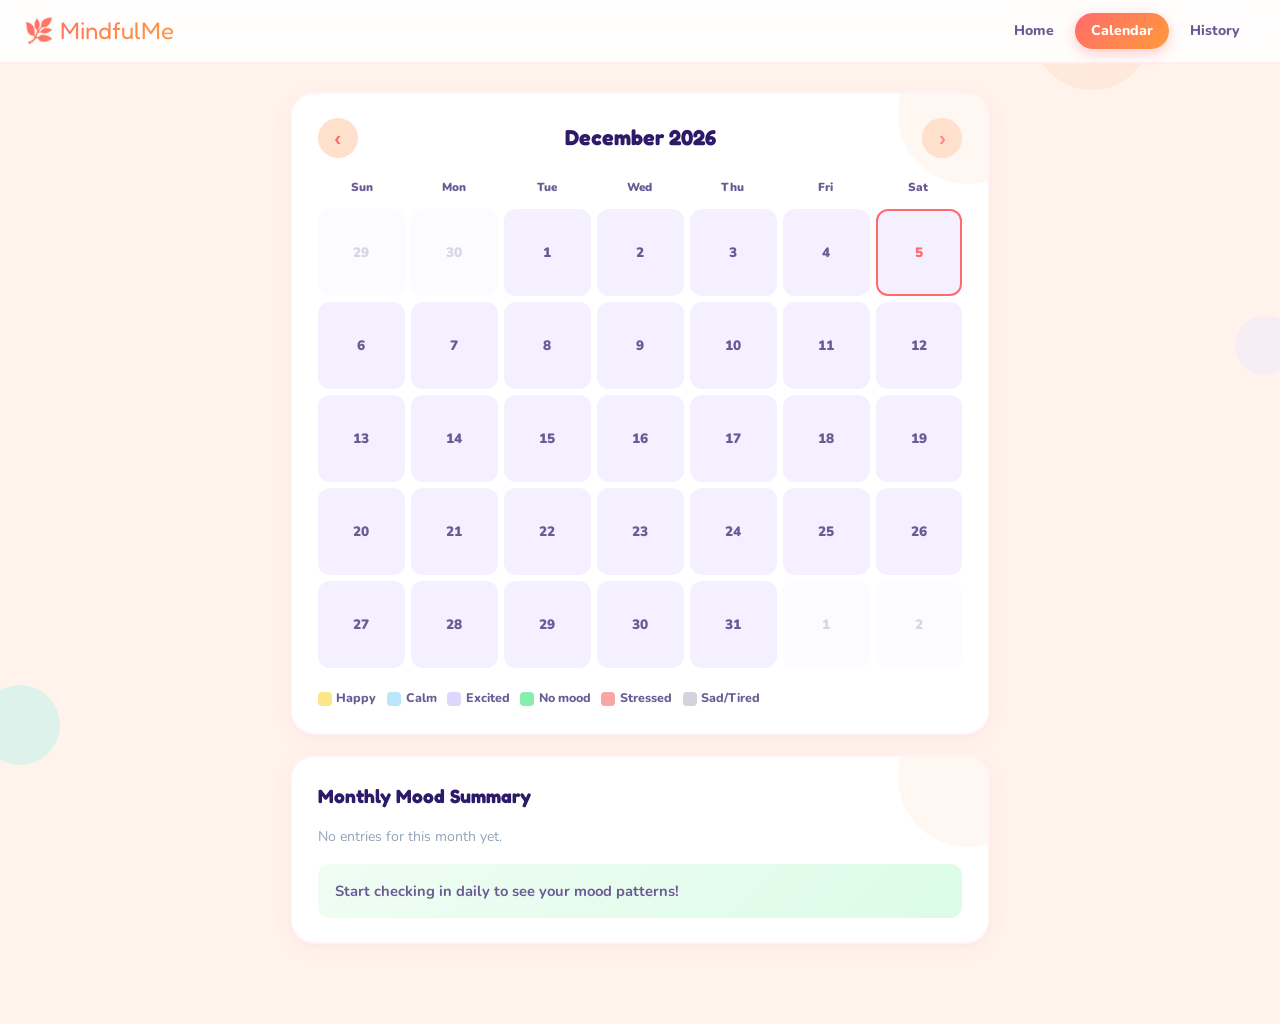
<file: calendar.html>
<!DOCTYPE html>
<html lang="en">
<head>
  <meta charset="UTF-8" />
  <meta name="viewport" content="width=device-width, initial-scale=1.0"/>
  <title>MindfulMe – Calendar</title>
  <link rel="preconnect" href="https://fonts.googleapis.com">
  <link href="https://fonts.googleapis.com/css2?family=Fredoka+One&family=Nunito:wght@400;600;700;800;900&display=swap" rel="stylesheet">
  <link rel="stylesheet" href="style.css" />
  <link rel="icon" href="data:image/svg+xml,<svg xmlns='http://www.w3.org/2000/svg' viewBox='0 0 100 100'><text y='.9em' font-size='90'>🌿</text></svg>" />
</head>
<body>
  <div class="shape shape-1"></div>
  <div class="shape shape-2"></div>
  <div class="shape shape-3"></div>
  <div class="mood-bg" id="mood-bg"></div>
  <nav class="navbar">
    <div class="nav-brand">🌿 MindfulMe</div>
    <div class="nav-links">
      <a href="index.html" class="nav-link">Home</a>
      <a href="calendar.html" class="nav-link active">Calendar</a>
      <a href="history.html" class="nav-link">History</a>
    </div>
  </nav>

  <main class="container">
    <section class="card">
      <div class="cal-nav">
        <button class="cal-nav-btn" id="prev-month">‹</button>
        <h2 class="cal-title" id="cal-title"></h2>
        <button class="cal-nav-btn" id="next-month">›</button>
      </div>
      <div class="cal-weekdays">
        <span>Sun</span><span>Mon</span><span>Tue</span><span>Wed</span>
        <span>Thu</span><span>Fri</span><span>Sat</span>
      </div>
      <div class="cal-grid" id="cal-grid"></div>

      <!-- Mood Legend -->
      <div class="mood-legend" style="margin-top:1.25rem;">
        <span class="legend-item"><span class="legend-dot" style="background:#fde68a"></span>Happy</span>
        <span class="legend-item"><span class="legend-dot" style="background:#bae6fd"></span>Calm</span>
        <span class="legend-item"><span class="legend-dot" style="background:#ddd6fe"></span>Excited</span>
        <span class="legend-item"><span class="legend-dot" style="background:#86efac"></span>No mood</span>
        <span class="legend-item"><span class="legend-dot" style="background:#fca5a5"></span>Stressed</span>
        <span class="legend-item"><span class="legend-dot" style="background:#d1d5db"></span>Sad/Tired</span>
      </div>
    </section>

    <!-- Day Detail Card -->
    <section class="card hidden" id="day-detail">
      <h3 class="detail-date" id="detail-date"></h3>
      <div class="detail-mood" id="detail-mood"></div>
      <div class="detail-habits" id="detail-habits"></div>
      <div class="detail-note" id="detail-note"></div>
    </section>

    <!-- Monthly Mood Message -->
    <section class="card mood-summary-card" id="mood-summary">
      <h2 class="section-title">Monthly Mood Summary</h2>
      <div class="mood-summary-grid" id="mood-summary-grid"></div>
      <div class="mood-advice" id="mood-advice"></div>
    </section>
  </main>

  <script src="calendar.js"></script>
</body>
</html>
</file>
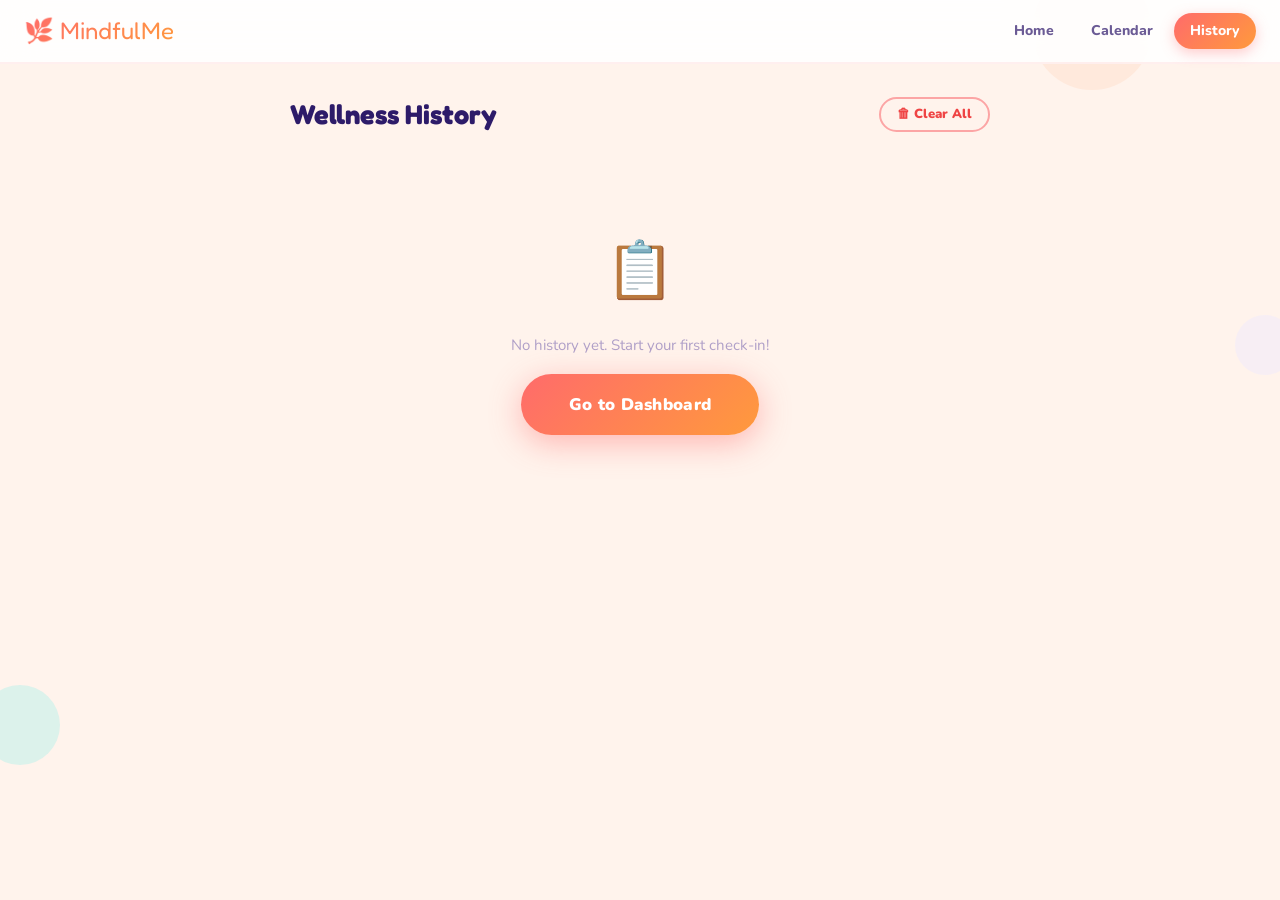
<file: history.html>
<!DOCTYPE html>
<html lang="en">
<head>
  <meta charset="UTF-8" />
  <meta name="viewport" content="width=device-width, initial-scale=1.0"/>
  <title>MindfulMe – History</title>
  <link rel="preconnect" href="https://fonts.googleapis.com">
  <link href="https://fonts.googleapis.com/css2?family=Fredoka+One&family=Nunito:wght@400;600;700;800;900&display=swap" rel="stylesheet">
  <link rel="stylesheet" href="style.css" />
  <link rel="icon" href="data:image/svg+xml,<svg xmlns='http://www.w3.org/2000/svg' viewBox='0 0 100 100'><text y='.9em' font-size='90'>🌿</text></svg>" />
</head>
<body>
  <div class="shape shape-1"></div>
  <div class="shape shape-2"></div>
  <div class="shape shape-3"></div>
  <div class="mood-bg" id="mood-bg"></div>
  <nav class="navbar">
    <div class="nav-brand">🌿 MindfulMe</div>
    <div class="nav-links">
      <a href="index.html" class="nav-link">Home</a>
      <a href="calendar.html" class="nav-link">Calendar</a>
      <a href="history.html" class="nav-link active">History</a>
    </div>
  </nav>

  <main class="container">
    <div class="page-header">
      <h1 class="page-title">Wellness History</h1>
      <button class="clear-btn" id="clear-btn">🗑 Clear All</button>
    </div>

    <div id="history-empty" class="empty-state hidden">
      <div class="empty-icon">📋</div>
      <p>No history yet. Start your first check-in!</p>
      <a href="index.html" class="save-btn" style="display:inline-block;text-decoration:none;margin-top:1rem;">Go to Dashboard</a>
    </div>

    <div id="history-list"></div>
  </main>

  <script src="history.js"></script>
</body>
</html>
</file>
<file: style.css>
/* =============================================
   MindfulMe – style.css  (v3 — Playful Vibrant)
   ============================================= */

*, *::before, *::after { box-sizing: border-box; margin: 0; padding: 0; }

:root {
  --font-display: 'Fredoka One', cursive;
  --font-body: 'Nunito', sans-serif;

  --coral:       #FF6B6B;
  --coral-light: #FF8E8E;
  --orange:      #FF9A3C;
  --peach:       #FFE0CC;
  --peach-bg:    #FFF3EC;
  --teal:        #4ECDC4;
  --teal-light:  #A8F0EB;
  --purple:      #A78BFA;
  --purple-light:#EDE9FE;
  --yellow:      #FFD93D;
  --green:       #6BCB77;
  --green-dark:  #4CAF59;
  --blue:        #4D96FF;
  --pink:        #FF6B9D;

  --grad-hero:   linear-gradient(135deg, #FF6B6B 0%, #FF9A3C 100%);
  --grad-teal:   linear-gradient(135deg, #4ECDC4 0%, #2BBDB4 100%);
  --grad-purple: linear-gradient(135deg, #A78BFA 0%, #7C3AED 100%);
  --grad-blue:   linear-gradient(135deg, #4D96FF 0%, #2563EB 100%);
  --grad-green:  linear-gradient(135deg, #6BCB77 0%, #4CAF59 100%);
  --grad-yellow: linear-gradient(135deg, #FFD93D 0%, #FFC107 100%);
  --grad-pink:   linear-gradient(135deg, #FF6B9D 0%, #E91E8C 100%);

  --bg:     #FFF3EC;
  --card:   #FFFFFF;
  --border: rgba(255,107,107,0.12);
  --text:   #2D1B69;
  --text-2: #6B5B95;
  --text-3: #B0A0C8;
  --radius: 24px;
  --radius-sm: 16px;
  --radius-xs: 12px;
}

/* ===== GOOGLE FONTS ===== */
@import url('https://fonts.googleapis.com/css2?family=Fredoka+One&family=Nunito:wght@400;600;700;800;900&display=swap');

body {
  font-family: var(--font-body);
  background: var(--bg);
  color: var(--text);
  min-height: 100vh;
  font-size: 15px;
  line-height: 1.65;
  overflow-x: hidden;
  transition: background 0.7s ease;
  position: relative;
}

/* ===== MOOD BACKGROUND ===== */
.mood-bg {
  position: fixed; inset: 0; z-index: 0;
  pointer-events: none;
  transition: opacity 0.8s ease, background 0.8s ease;
  opacity: 0;
}
body[data-mood="happy"]    .mood-bg { background: radial-gradient(ellipse at 20% 10%, #FEF9C3 0%, #FFF3EC 55%); opacity: 1; }
body[data-mood="calm"]     .mood-bg { background: radial-gradient(ellipse at 80% 10%, #CFFAFE 0%, #F0FFFF 55%); opacity: 1; }
body[data-mood="tired"]    .mood-bg { background: radial-gradient(ellipse at 50% 0%,  #EDE9FE 0%, #F5F3FF 55%); opacity: 1; }
body[data-mood="stressed"] .mood-bg { background: radial-gradient(ellipse at 10% 20%, #FFE4E1 0%, #FFF5F5 55%); opacity: 1; }
body[data-mood="sad"]      .mood-bg { background: radial-gradient(ellipse at 70% 15%, #DBEAFE 0%, #EFF6FF 55%); opacity: 1; }
body[data-mood="excited"]  .mood-bg { background: radial-gradient(ellipse at 30% 5%,  #FEF3C7 0%, #FFFBEB 55%); opacity: 1; }

/* ===== FLOATING SHAPES (CSS-only decorations) ===== */
.shape {
  position: fixed; border-radius: 50%; z-index: 0;
  pointer-events: none;
  animation: floatShape 9s ease-in-out infinite;
}
.shape-1 { width: 120px; height: 120px; top: -30px; right: 10%; background: var(--peach); opacity: 0.5; }
.shape-2 { width: 80px;  height: 80px;  bottom: 15%; left: -20px; background: var(--teal-light); opacity: 0.4; animation-delay: -4s; }
.shape-3 { width: 60px;  height: 60px;  top: 35%; right: -15px; background: var(--purple-light); opacity: 0.45; animation-delay: -7s; }
@keyframes floatShape {
  0%,100% { transform: translateY(0) rotate(0deg); }
  50%      { transform: translateY(-20px) rotate(8deg); }
}

/* ===== NAVBAR ===== */
.navbar {
  position: sticky; top: 0; z-index: 200;
  background: rgba(255,255,255,0.9);
  backdrop-filter: blur(18px);
  border-bottom: 2px solid rgba(255,107,107,0.1);
  height: 64px;
  display: flex; align-items: center; justify-content: space-between;
  padding: 0 1.5rem;
}
.nav-brand {
  font-family: var(--font-display);
  font-size: 1.5rem;
  background: var(--grad-hero);
  -webkit-background-clip: text;
  -webkit-text-fill-color: transparent;
  background-clip: text;
}
.nav-links { display: flex; gap: 0.3rem; }
.nav-link {
  padding: 0.4rem 1rem; border-radius: 99px;
  text-decoration: none; font-size: 0.88rem; font-weight: 800;
  color: var(--text-2); transition: all 0.2s;
}
.nav-link:hover { background: var(--peach); color: var(--coral); }
.nav-link.active {
  background: var(--grad-hero); color: white;
  box-shadow: 0 4px 14px rgba(255,107,107,0.35);
}

/* ===== LAYOUT ===== */
.container {
  max-width: 740px; margin: 0 auto;
  padding: 1.75rem 1.25rem 5rem;
  display: flex; flex-direction: column; gap: 1.25rem;
  position: relative; z-index: 1;
}

/* ===== CARD ===== */
.card {
  background: var(--card);
  border: 2px solid rgba(255,107,107,0.08);
  border-radius: var(--radius);
  padding: 1.5rem 1.6rem;
  box-shadow: 0 4px 20px rgba(255,107,107,0.07), 0 1px 4px rgba(0,0,0,0.04);
  position: relative; overflow: hidden;
}
.card::after {
  content: '';
  position: absolute; top: -50px; right: -50px;
  width: 140px; height: 140px; border-radius: 50%;
  background: var(--peach); opacity: 0.25; pointer-events: none;
}

.section-title {
  font-family: var(--font-display);
  font-size: 1.2rem; color: var(--text);
  margin-bottom: 1rem;
  display: flex; align-items: center; gap: 0.5rem;
}

/* ===== TOP ROW ===== */
.top-row { display: flex; gap: 1rem; }

.greeting-card {
  flex: 1;
  background: var(--grad-hero);
  border-radius: var(--radius);
  padding: 1.5rem 1.6rem;
  color: white; overflow: hidden; position: relative;
  box-shadow: 0 8px 32px rgba(255,107,107,0.4);
}
.greeting-card::before {
  content: '';
  position: absolute; bottom: -35px; right: -20px;
  width: 110px; height: 110px; border-radius: 50%;
  background: rgba(255,255,255,0.12);
}
.greeting-card::after {
  content: '';
  position: absolute; top: -20px; right: 50px;
  width: 65px; height: 65px; border-radius: 50%;
  background: rgba(255,255,255,0.12);
}
.greeting-sub { font-size: 0.84rem; opacity: 0.85; margin-bottom: 0.3rem; font-weight: 700; }
.greeting-title {
  font-family: var(--font-display);
  font-size: 1.5rem; line-height: 1.25; margin-bottom: 0.45rem;
  text-shadow: 0 2px 10px rgba(0,0,0,0.1);
}
.greeting-date { font-size: 0.82rem; opacity: 0.8; font-weight: 700; }

.stats-col { display: flex; flex-direction: column; gap: 0.75rem; width: 114px; }
.stat-card {
  border-radius: var(--radius-sm);
  display: flex; flex-direction: column; align-items: center; justify-content: center;
  padding: 0.9rem 0.5rem; text-align: center; flex: 1; overflow: hidden; position: relative;
}
.streak-card { background: var(--grad-yellow); box-shadow: 0 6px 22px rgba(255,193,7,0.35); }
.badge-card  { background: var(--grad-teal);   box-shadow: 0 6px 22px rgba(78,205,196,0.35); }
.stat-icon  { font-size: 1.6rem; margin-bottom: 0.15rem; filter: drop-shadow(0 2px 4px rgba(0,0,0,0.1)); }
.stat-num   { font-family: var(--font-display); font-size: 2rem; line-height: 1; color: white; text-shadow: 0 2px 10px rgba(0,0,0,0.15); }
.stat-label { font-size: 0.68rem; color: rgba(255,255,255,0.92); margin-top: 0.2rem; font-weight: 900; text-transform: uppercase; letter-spacing: 0.4px; }

/* ===== MOTIVATION ===== */
.motivation-card {
  background: var(--grad-purple);
  border-radius: var(--radius);
  padding: 1.3rem 1.6rem;
  color: white; position: relative; overflow: hidden;
  box-shadow: 0 8px 28px rgba(167,139,250,0.4);
}
.motivation-card::before {
  content: '✦';
  position: absolute; bottom: -10px; right: 18px;
  font-size: 5.5rem; opacity: 0.1; line-height: 1; pointer-events: none;
}
.motivation-label {
  font-size: 0.72rem; opacity: 0.8; letter-spacing: 1px;
  text-transform: uppercase; margin-bottom: 0.5rem; font-weight: 900;
}
.motivation-text {
  font-family: var(--font-display);
  font-size: 1.08rem; line-height: 1.5;
}

/* ===== MOOD SECTION ===== */
.mood-grid { display: grid; grid-template-columns: repeat(3, 1fr); gap: 0.7rem; margin-bottom: 1.2rem; }
.mood-btn {
  display: flex; flex-direction: column; align-items: center; gap: 0.38rem;
  padding: 0.95rem 0.4rem;
  border: 2.5px solid var(--peach);
  border-radius: var(--radius-sm);
  background: white; cursor: pointer;
  transition: all 0.22s cubic-bezier(0.34,1.4,0.64,1);
  font-family: var(--font-body);
  box-shadow: 0 3px 10px rgba(0,0,0,0.05);
}
.mood-btn:hover {
  border-color: var(--coral-light); background: var(--peach-bg);
  transform: translateY(-4px); box-shadow: 0 10px 24px rgba(255,107,107,0.16);
}
.mood-btn.selected {
  border-color: var(--coral); background: var(--peach);
  box-shadow: 0 8px 24px rgba(255,107,107,0.28);
  transform: translateY(-4px) scale(1.04);
}
.mood-emoji {
  font-size: 2.1rem; line-height: 1; display: inline-block;
  transition: transform 0.4s cubic-bezier(0.34,1.9,0.64,1);
  filter: drop-shadow(0 2px 6px rgba(0,0,0,0.1));
}
.mood-btn.selected .mood-emoji { transform: scale(1.5) rotate(-8deg); }
.mood-text { font-size: 0.8rem; font-weight: 800; color: var(--text-2); }
.mood-btn.selected .mood-text { color: var(--coral); }

.slider-wrap { margin-bottom: 1rem; }
.slider-label { font-size: 0.88rem; color: var(--text-2); display: block; margin-bottom: 0.55rem; font-weight: 700; }
.slider-label strong { color: var(--coral); font-family: var(--font-display); font-size: 1.15rem; }
.mood-slider {
  -webkit-appearance: none; appearance: none;
  width: 100%; height: 10px; border-radius: 99px;
  background: linear-gradient(90deg, #FF6B6B 0%, #FF9A3C 50%, #FFD93D 100%);
  outline: none; cursor: pointer;
}
.mood-slider::-webkit-slider-thumb {
  -webkit-appearance: none; width: 26px; height: 26px; border-radius: 50%;
  background: white; border: 3px solid var(--coral);
  box-shadow: 0 2px 10px rgba(255,107,107,0.5); cursor: pointer;
  transition: transform 0.15s;
}
.mood-slider::-webkit-slider-thumb:hover { transform: scale(1.25); }
.slider-ends { display: flex; justify-content: space-between; font-size: 0.74rem; color: var(--text-3); margin-top: 0.35rem; font-weight: 800; }

.context-msg {
  background: linear-gradient(135deg, #FAF5FF, #F3E8FF);
  border: 2px solid var(--purple-light);
  border-radius: var(--radius-xs);
  padding: 0.9rem 1.1rem; font-size: 0.9rem; color: #5B21B6;
  margin-top: 0.8rem; font-weight: 700;
}
.music-suggestion {
  display: flex; align-items: flex-start; gap: 0.85rem;
  background: linear-gradient(135deg, #FFFBEB, #FEF3C7);
  border: 2px solid #FDE68A; border-radius: var(--radius-xs);
  padding: 0.9rem 1.1rem; margin-top: 0.7rem;
}
.music-icon { font-size: 1.5rem; flex-shrink: 0; }
.music-text { font-size: 0.88rem; color: #92400E; line-height: 1.55; font-weight: 700; }
.hidden { display: none !important; }

/* ===== TRACKERS ===== */
.trackers-grid { display: grid; grid-template-columns: 1fr 1fr; gap: 1rem; }
.tracker-block {
  background: linear-gradient(145deg, #FAFAFA, #FFF8F5);
  border: 2px solid rgba(255,107,107,0.1);
  border-radius: var(--radius-sm); padding: 1.1rem;
}
.tracker-header { display: flex; align-items: center; gap: 0.5rem; margin-bottom: 0.85rem; flex-wrap: wrap; }
.tracker-icon { font-size: 1.25rem; }
.tracker-name { font-size: 0.88rem; font-weight: 900; color: var(--text); flex: 1; }
.tracker-val  { font-size: 0.78rem; color: var(--text-3); font-weight: 800; }

.water-glasses { display: flex; flex-wrap: wrap; gap: 7px; }
.glass-btn {
  width: 37px; height: 37px; border-radius: 11px;
  border: 2.5px solid #BAE6FD; background: white; cursor: pointer;
  font-size: 1.05rem;
  display: flex; align-items: center; justify-content: center;
  transition: all 0.2s cubic-bezier(0.34,1.6,0.64,1);
  box-shadow: 0 2px 6px rgba(0,0,0,0.05);
}
.glass-btn.filled {
  background: linear-gradient(135deg, #BAE6FD, #7DD3FC);
  border-color: #38BDF8;
  box-shadow: 0 4px 14px rgba(56,189,248,0.35); transform: scale(1.08);
}
.glass-btn:hover { transform: scale(1.18); }

.sleep-inputs { display: flex; align-items: center; gap: 0.6rem; }
.sleep-input {
  width: 72px; padding: 0.55rem 0.65rem;
  border: 2.5px solid var(--peach); border-radius: var(--radius-xs);
  font-size: 1.05rem; font-family: var(--font-body);
  text-align: center; outline: none; font-weight: 800; color: var(--text);
  transition: border-color 0.2s;
}
.sleep-input:focus { border-color: var(--coral); }
.sleep-unit     { font-size: 0.88rem; color: var(--text-3); font-weight: 800; }
.sleep-feedback { font-size: 0.82rem; margin-top: 0.5rem; color: var(--text-2); min-height: 1.2rem; font-weight: 700; }

/* ===== HABITS / TODO ===== */
.habits-header { display: flex; align-items: center; justify-content: space-between; margin-bottom: 1rem; }
.add-habit-btn {
  background: var(--grad-hero); color: white;
  border: none; border-radius: 99px;
  padding: 0.5rem 1.2rem; font-size: 0.88rem; font-weight: 900;
  cursor: pointer; font-family: var(--font-body);
  box-shadow: 0 4px 16px rgba(255,107,107,0.35);
  transition: all 0.2s;
}
.add-habit-btn:hover { transform: translateY(-2px); box-shadow: 0 8px 22px rgba(255,107,107,0.45); }

.add-task-form {
  background: var(--peach-bg); border: 2px dashed rgba(255,107,107,0.25);
  border-radius: var(--radius-sm); padding: 1.1rem; margin-bottom: 1rem;
}
.task-input {
  width: 100%; padding: 0.7rem 0.95rem;
  border: 2.5px solid var(--peach); border-radius: var(--radius-xs);
  font-size: 0.95rem; font-family: var(--font-body);
  outline: none; margin-bottom: 0.7rem; font-weight: 700; color: var(--text);
  transition: border-color 0.2s;
}
.task-input:focus { border-color: var(--coral); }
.task-form-actions { display: flex; gap: 0.5rem; align-items: center; flex-wrap: wrap; }
.task-select {
  flex: 1; padding: 0.5rem 0.65rem;
  border: 2.5px solid var(--peach); border-radius: var(--radius-xs);
  font-size: 0.88rem; font-family: var(--font-body);
  background: white; outline: none; cursor: pointer; font-weight: 800; color: var(--text);
}
.btn-confirm {
  background: var(--grad-green); color: white; border: none;
  border-radius: 99px; padding: 0.5rem 1.2rem; font-size: 0.88rem; font-weight: 900;
  cursor: pointer; font-family: var(--font-body);
  box-shadow: 0 4px 12px rgba(107,203,119,0.4);
}

#ed-toggle-btn {
  color: #FF6B9D !important;
}

.btn-cancel {
  background: none; color: var(--text-3);
  border: 2.5px solid var(--peach); border-radius: 99px;
  padding: 0.5rem 0.9rem; font-size: 0.88rem; font-weight: 800;
  cursor: pointer; font-family: var(--font-body);
}

.progress-wrap { margin-bottom: 1rem; }
.progress-info { font-size: 0.82rem; color: var(--text-3); margin-bottom: 0.5rem; font-weight: 800; }
.progress-bar-bg { width: 100%; height: 14px; background: var(--peach); border-radius: 99px; overflow: hidden; }
.progress-bar-fill {
  height: 100%; width: 0%;
  background: var(--grad-hero); border-radius: 99px;
  transition: width 0.5s cubic-bezier(0.34,1.3,0.64,1);
  box-shadow: 0 2px 10px rgba(255,107,107,0.35);
}

.habit-list { list-style: none; display: flex; flex-direction: column; gap: 0.6rem; }
.habit-item {
  border: 2.5px solid rgba(255,107,107,0.1);
  border-radius: var(--radius-sm); background: white;
  transition: all 0.25s ease;
  animation: bounceIn 0.3s cubic-bezier(0.34,1.5,0.64,1);
  box-shadow: 0 2px 8px rgba(0,0,0,0.04);
}
.habit-item.checked {
  background: linear-gradient(135deg, #F0FFF4, #DCFCE7);
  border-color: rgba(107,203,119,0.3);
}
@keyframes bounceIn {
  from { opacity: 0; transform: scale(0.85) translateY(-8px); }
  to   { opacity: 1; transform: scale(1)    translateY(0); }
}
.habit-row { display: flex; align-items: center; gap: 0.75rem; padding: 0.88rem 1.1rem; }
.habit-check { width: 22px; height: 22px; accent-color: var(--green-dark); cursor: pointer; flex-shrink: 0; }
.habit-cat-icon { font-size: 1.2rem; flex-shrink: 0; }
.habit-name { flex: 1; font-size: 0.95rem; font-weight: 800; color: var(--text); transition: color 0.2s; }
.habit-item.checked .habit-name {
  text-decoration: line-through;
  text-decoration-color: var(--green);
  color: var(--text-3);
}
.habit-actions { display: flex; gap: 0.3rem; }
.habit-edit-btn, .habit-del-btn {
  background: none; border: none; cursor: pointer;
  font-size: 0.88rem; padding: 0.25rem 0.45rem;
  border-radius: 8px; color: var(--text-3);
  transition: all 0.15s; font-family: var(--font-body);
}
.habit-edit-btn:hover { background: var(--peach-bg); color: var(--coral); transform: scale(1.1); }
.habit-del-btn:hover  { background: #FEE2E2; color: #EF4444; transform: scale(1.1); }
.edit-row {
  padding: 0.65rem 1.1rem;
  display: flex; gap: 0.5rem; align-items: center;
  border-top: 2px dashed rgba(255,107,107,0.15);
}
.edit-input {
  flex: 1; padding: 0.5rem 0.7rem;
  border: 2px solid var(--peach); border-radius: var(--radius-xs);
  font-size: 0.9rem; font-family: var(--font-body); outline: none; font-weight: 700;
  transition: border-color 0.2s;
}
.edit-input:focus { border-color: var(--coral); }
.edit-save-btn {
  background: var(--grad-green); color: white; border: none;
  border-radius: 99px; padding: 0.45rem 0.9rem; font-size: 0.82rem; font-weight: 900;
  cursor: pointer; font-family: var(--font-body);
}
.empty-habits { text-align: center; padding: 2rem 1rem; color: var(--text-3); font-size: 0.92rem; font-weight: 800; }

/* ===== JOURNAL ===== */
.journal-prompt {
  background: linear-gradient(135deg, #FFFBEB, #FEF3C7);
  border: 2px solid #FDE68A; border-radius: var(--radius-sm);
  padding: 1rem 1.1rem; margin-bottom: 1.1rem;
  position: relative; overflow: hidden;
}
.journal-prompt::after { content: '💬'; position: absolute; right: 14px; bottom: -4px; font-size: 2.8rem; opacity: 0.15; }
.prompt-label { font-size: 0.72rem; font-weight: 900; color: #D97706; text-transform: uppercase; letter-spacing: 1px; display: block; margin-bottom: 0.3rem; }
#prompt-text  { font-family: var(--font-display); font-size: 1.02rem; color: #78350F; line-height: 1.5; }
.journal-inputs { display: flex; flex-direction: column; gap: 0.9rem; }
.input-group    { display: flex; flex-direction: column; gap: 0.35rem; }
.input-label    { font-size: 0.82rem; font-weight: 900; color: var(--text-2); }
.reflection-input {
  width: 100%; padding: 0.7rem 0.95rem;
  border: 2.5px solid var(--peach); border-radius: var(--radius-xs);
  font-size: 0.95rem; font-family: var(--font-body);
  outline: none; transition: border-color 0.2s; font-weight: 700; color: var(--text);
}
.reflection-input:focus { border-color: var(--orange); }
.note-textarea {
  width: 100%; min-height: 100px;
  border: 2.5px solid var(--peach); border-radius: var(--radius-xs);
  padding: 0.75rem 0.95rem; font-family: var(--font-body);
  font-size: 0.95rem; resize: vertical; outline: none;
  transition: border-color 0.2s; line-height: 1.6; font-weight: 700; color: var(--text);
}
.note-textarea:focus { border-color: var(--orange); }
.note-count { text-align: right; font-size: 0.75rem; color: var(--text-3); margin-top: 0.35rem; font-weight: 800; }

/* ===== SAVE ===== */
.save-row { display: flex; justify-content: center; }
.save-btn {
  background: var(--grad-hero); color: white; border: none;
  border-radius: 99px; padding: 1.05rem 3rem;
  font-size: 1.05rem; font-weight: 900; cursor: pointer;
  font-family: var(--font-body);
  box-shadow: 0 8px 32px rgba(255,107,107,0.45);
  transition: all 0.2s cubic-bezier(0.34,1.4,0.64,1);
  letter-spacing: 0.3px;
}
.save-btn:hover { transform: translateY(-4px); box-shadow: 0 14px 36px rgba(255,107,107,0.55); }
.save-btn:active { transform: scale(0.97); }

/* ===== MINI MOODBOARD ===== */
.moodboard-section .moodboard-header { display: flex; align-items: center; justify-content: space-between; margin-bottom: 0.9rem; }
.view-all-link { font-size: 0.84rem; color: var(--coral); text-decoration: none; font-weight: 900; }
.view-all-link:hover { text-decoration: underline; }
.mini-moodboard { display: grid; grid-template-columns: repeat(7, 1fr); gap: 5px; }
.mini-day {
  aspect-ratio: 1; border-radius: 8px;
  display: flex; align-items: center; justify-content: center;
  font-size: 0.6rem; font-weight: 900; color: rgba(0,0,0,0.2);
  background: #F5F0FF; cursor: default;
  transition: transform 0.15s; position: relative;
}
.mini-day:hover { transform: scale(1.25); z-index: 2; }
.mini-day.today { outline: 2.5px solid var(--coral); outline-offset: 2px; }
.mini-day.mood-happy   { background: #FDE68A; }
.mini-day.mood-calm    { background: #BAE6FD; }
.mini-day.mood-excited { background: #DDD6FE; }
.mini-day.mood-stressed{ background: #FCA5A5; }
.mini-day.mood-sad,
.mini-day.mood-tired   { background: #D1D5DB; }
.mood-legend { display: flex; flex-wrap: wrap; gap: 0.65rem; margin-top: 0.9rem; }
.legend-item { display: flex; align-items: center; gap: 0.3rem; font-size: 0.78rem; color: var(--text-2); font-weight: 800; }
.legend-dot  { width: 14px; height: 14px; border-radius: 4px; display: inline-block; }

/* ===== POPUP ===== */
.popup-overlay {
  position: fixed; inset: 0; z-index: 500;
  background: rgba(45,27,105,0.5);
  display: flex; align-items: center; justify-content: center;
  backdrop-filter: blur(6px);
  animation: fadeIn 0.2s ease;
}
.popup-overlay.hidden { display: none !important; }
.popup-card {
  background: white; border-radius: var(--radius);
  padding: 2.3rem 2.5rem; max-width: 340px; width: 90%;
  text-align: center;
  animation: popUp 0.35s cubic-bezier(0.34,1.56,0.64,1);
  border: 3px solid rgba(255,107,107,0.1);
  box-shadow: 0 24px 64px rgba(255,107,107,0.2);
  position: relative; overflow: hidden;
}
.popup-card::before { content: ''; position: absolute; top: -30px; right: -30px; width: 110px; height: 110px; border-radius: 50%; background: var(--peach); opacity: 0.5; }
.popup-emoji { font-size: 3.5rem; margin-bottom: 0.75rem; display: block; animation: bounceEmoji 0.5s ease; }
.popup-title { font-family: var(--font-display); font-size: 1.6rem; margin-bottom: 0.6rem; color: var(--text); }
.popup-msg   { font-size: 0.95rem; color: var(--text-2); margin-bottom: 1.4rem; line-height: 1.65; font-weight: 700; }
.popup-close {
  background: var(--grad-hero); color: white; border: none;
  border-radius: 99px; padding: 0.75rem 2rem; font-size: 0.95rem; font-weight: 900;
  cursor: pointer; font-family: var(--font-body);
  box-shadow: 0 6px 20px rgba(255,107,107,0.4);
}
@keyframes popUp    { from { opacity:0; transform:scale(0.7) translateY(24px); } to { opacity:1; transform:scale(1) translateY(0); } }
@keyframes fadeIn   { from { opacity:0; } to { opacity:1; } }
@keyframes bounceEmoji { 0%,100%{transform:scale(1);} 40%{transform:scale(1.35) rotate(-10deg);} 70%{transform:scale(0.95) rotate(5deg);} }

/* ===== TOAST ===== */
.toast {
  position: fixed; bottom: 2rem; left: 50%; transform: translateX(-50%);
  background: var(--grad-hero); color: white;
  padding: 0.85rem 1.6rem; border-radius: 99px;
  font-size: 0.9rem; font-weight: 900;
  box-shadow: 0 8px 28px rgba(255,107,107,0.45);
  z-index: 999; animation: toastIn 0.35s cubic-bezier(0.34,1.5,0.64,1);
}
@keyframes toastIn {
  from { opacity:0; transform:translateX(-50%) translateY(18px) scale(0.88); }
  to   { opacity:1; transform:translateX(-50%) translateY(0)    scale(1); }
}

/* ===== CALENDAR PAGE ===== */
.cal-nav { display: flex; align-items: center; justify-content: space-between; margin-bottom: 1rem; }
.cal-title { font-family: var(--font-display); font-size: 1.35rem; color: var(--text); }
.cal-nav-btn {
  background: var(--peach); border: none; border-radius: 99px;
  width: 40px; height: 40px; cursor: pointer; font-size: 1.3rem; color: var(--coral);
  display: flex; align-items: center; justify-content: center; transition: all 0.2s; font-weight: 900;
}
.cal-nav-btn:hover { background: var(--coral); color: white; transform: scale(1.1); }
.cal-weekdays { display: grid; grid-template-columns: repeat(7, 1fr); gap: 5px; margin-bottom: 8px; }
.cal-weekdays span { text-align: center; font-size: 0.73rem; font-weight: 900; color: var(--text-2); padding: 0.25rem; }
.cal-grid { display: grid; grid-template-columns: repeat(7, 1fr); gap: 6px; }
.cal-day {
  aspect-ratio: 1; border-radius: var(--radius-xs);
  display: flex; flex-direction: column; align-items: center; justify-content: center;
  font-size: 0.85rem; font-weight: 900; cursor: pointer; position: relative;
  transition: all 0.15s; background: #F5F0FF; color: var(--text-2); border: 2.5px solid transparent;
}
.cal-day:hover { transform: scale(1.1); z-index: 2; box-shadow: 0 4px 16px rgba(255,107,107,0.2); }
.cal-day.other-month { opacity: 0.25; cursor: default; }
.cal-day.today  { border-color: var(--coral); color: var(--coral); }
.cal-day.selected { border-color: var(--text); }
.cal-day.mood-happy    { background: #FDE68A; color: #92400E; }
.cal-day.mood-calm     { background: #BAE6FD; color: #0C4A6E; }
.cal-day.mood-excited  { background: #DDD6FE; color: #4C1D95; }
.cal-day.mood-stressed { background: #FCA5A5; color: #7F1D1D; }
.cal-day.mood-sad,
.cal-day.mood-tired    { background: #D1D5DB; color: #374151; }
.cal-day.has-entry::after { content: ''; position: absolute; bottom: 3px; width: 5px; height: 5px; border-radius: 50%; background: currentColor; opacity: 0.7; }
.detail-date  { font-family: var(--font-display); font-size: 1.1rem; margin-bottom: 0.8rem; }
.detail-mood  { font-size: 0.92rem; color: var(--text-2); margin-bottom: 0.7rem; font-weight: 700; }
.detail-habits{ display: flex; flex-wrap: wrap; gap: 0.4rem; margin-bottom: 0.7rem; }
.detail-note  { font-size: 0.88rem; color: var(--text-2); font-style: italic; padding-left: 0.75rem; border-left: 3px solid var(--peach); font-weight: 700; }
.mood-summary-card .section-title { margin-bottom: 0.8rem; }
.mood-summary-grid { display: flex; flex-wrap: wrap; gap: 0.6rem; margin-bottom: 1rem; }
.mood-summary-item {
  display: flex; align-items: center; gap: 0.45rem;
  background: var(--peach-bg); border: 2px solid var(--peach);
  border-radius: 99px; padding: 0.38rem 0.9rem;
  font-size: 0.85rem; font-weight: 900; color: var(--text);
}
.mood-advice {
  font-size: 0.92rem; color: var(--text-2); line-height: 1.7;
  padding: 0.9rem 1.1rem;
  background: linear-gradient(135deg, #F0FDF4, #DCFCE7);
  border-radius: var(--radius-xs); font-weight: 700;
}

/* ===== HISTORY PAGE ===== */
.page-header { display: flex; align-items: center; justify-content: space-between; margin-bottom: 0.25rem; }
.page-title  { font-family: var(--font-display); font-size: 1.7rem; color: var(--text); }
.clear-btn {
  background: none; border: 2.5px solid #FCA5A5; color: #EF4444;
  border-radius: 99px; padding: 0.4rem 1rem; font-size: 0.82rem;
  cursor: pointer; font-family: var(--font-body); font-weight: 900; transition: all 0.2s;
}
.clear-btn:hover { background: #FEF2F2; transform: scale(1.03); }
.history-entry {
  background: var(--card); border: 2.5px solid rgba(255,107,107,0.1);
  border-radius: var(--radius); padding: 1.25rem 1.4rem;
  margin-bottom: 0.85rem;
  box-shadow: 0 4px 16px rgba(255,107,107,0.06);
  transition: transform 0.15s;
}
.history-entry:hover { transform: translateY(-2px); box-shadow: 0 8px 24px rgba(255,107,107,0.12); }
.history-top { display: flex; align-items: center; justify-content: space-between; margin-bottom: 0.75rem; flex-wrap: wrap; gap: 0.4rem; }
.history-date { font-size: 0.82rem; color: var(--text-3); font-weight: 800; }
.mood-badge {
  display: inline-flex; align-items: center; gap: 0.3rem;
  background: var(--peach); border: 2px solid rgba(255,107,107,0.2);
  color: var(--coral); border-radius: 99px;
  padding: 0.25rem 0.9rem; font-size: 0.82rem; font-weight: 900;
}
.history-habits { display: flex; flex-wrap: wrap; gap: 0.35rem; margin-bottom: 0.7rem; }
.htag { padding: 0.22rem 0.7rem; border-radius: 99px; font-size: 0.77rem; font-weight: 900; }
.htag.done   { background: var(--teal-light); color: #065F46; }
.htag.undone { background: #F1F5F9; color: var(--text-3); text-decoration: line-through; }
.history-note { font-size: 0.86rem; color: var(--text-2); font-style: italic; border-left: 3px solid var(--peach); padding-left: 0.75rem; margin-top: 0.5rem; font-weight: 700; }
.history-progress-bar-bg { height: 8px; background: var(--peach); border-radius: 99px; overflow: hidden; margin-top: 0.65rem; }
.history-progress-bar-fill { height: 100%; background: var(--grad-hero); border-radius: 99px; }
.empty-state { text-align: center; padding: 4rem 2rem; color: var(--text-3); }
.empty-icon  { font-size: 3.5rem; margin-bottom: 1rem; }

/* ===== MOBILE ===== */
@media (max-width: 520px) {
  .mood-grid { grid-template-columns: repeat(2, 1fr); }
  .top-row { flex-direction: column; }
  .stats-col { flex-direction: row; width: 100%; }
  .stat-card { flex: 1; }
  .trackers-grid { grid-template-columns: 1fr; }
  .container { padding: 1.1rem 1rem 4rem; }
  .greeting-title { font-size: 1.25rem; }
}

/* ===== WEEKLY MOOD GRAPH ===== */
.weekly-graph {
  display: flex; align-items: flex-end; gap: 8px;
  height: 100px; padding: 0 4px; margin-bottom: 6px;
}
.week-bar-wrap {
  flex: 1; display: flex; flex-direction: column;
  align-items: center; gap: 4px;
}
.week-bar {
  width: 100%; border-radius: 8px 8px 4px 4px;
  min-height: 8px;
  transition: height 0.6s cubic-bezier(0.34,1.3,0.64,1);
  position: relative; cursor: default;
}
.week-bar:hover { filter: brightness(1.1); transform: scaleY(1.04); }
.week-bar.mood-happy   { background: linear-gradient(180deg, #FDE68A, #F59E0B); }
.week-bar.mood-calm    { background: linear-gradient(180deg, #BAE6FD, #38BDF8); }
.week-bar.mood-excited { background: linear-gradient(180deg, #DDD6FE, #8B5CF6); }
.week-bar.mood-stressed{ background: linear-gradient(180deg, #FCA5A5, #EF4444); }
.week-bar.mood-sad,
.week-bar.mood-tired   { background: linear-gradient(180deg, #D1D5DB, #9CA3AF); }
.week-bar.no-mood      { background: var(--peach); }
.week-labels { display: flex; gap: 8px; padding: 0 4px; }
.week-label { flex: 1; text-align: center; font-size: 0.72rem; font-weight: 900; color: var(--text-3); }

/* ===== BREATHING EXERCISE ===== */
.breathing-header { display: flex; align-items: center; justify-content: space-between; margin-bottom: 0.5rem; }
.breathing-hint   { font-size: 0.85rem; color: var(--text-2); font-weight: 700; margin-bottom: 1rem; }
.breathing-toggle-btn {
  background: var(--grad-teal); color: white; border: none;
  border-radius: 99px; padding: 0.45rem 1.1rem; font-size: 0.88rem; font-weight: 900;
  cursor: pointer; font-family: var(--font-body);
  box-shadow: 0 4px 14px rgba(78,205,196,0.4); transition: all 0.2s;
}
.breathing-toggle-btn:hover { transform: translateY(-2px); }
.breathing-toggle-btn.active { background: var(--grad-pink); box-shadow: 0 4px 14px rgba(255,107,157,0.4); }

.breathing-stage { display: flex; flex-direction: column; align-items: center; gap: 1rem; padding: 0.5rem 0 1rem; }

.breath-ring-outer {
  width: 160px; height: 160px;
  display: flex; align-items: center; justify-content: center;
  border-radius: 50%;
  background: rgba(78,205,196,0.08);
  animation: pulse-ring 4s ease-in-out infinite;
}
.breath-ring {
  width: 110px; height: 110px; border-radius: 50%;
  background: var(--grad-teal);
  display: flex; align-items: center; justify-content: center;
  box-shadow: 0 0 0 0 rgba(78,205,196,0.4);
  transition: transform 4s ease-in-out, box-shadow 4s ease-in-out;
  cursor: default;
}
.breath-ring.inhale {
  transform: scale(1.45);
  box-shadow: 0 0 0 20px rgba(78,205,196,0.12);
}
.breath-ring.hold {
  transform: scale(1.45);
  box-shadow: 0 0 0 28px rgba(78,205,196,0.08);
}
.breath-ring.exhale {
  transform: scale(1.0);
  box-shadow: 0 0 0 0 rgba(78,205,196,0.0);
}
.breath-label {
  font-family: var(--font-display); font-size: 1.1rem; color: white;
  text-shadow: 0 1px 4px rgba(0,0,0,0.15);
}
@keyframes pulse-ring {
  0%,100% { box-shadow: 0 0 0 0 rgba(78,205,196,0.15); }
  50%      { box-shadow: 0 0 0 16px rgba(78,205,196,0.06); }
}
.breath-progress-row { display: flex; align-items: center; gap: 1rem; }
.breath-phase-label  { font-size: 0.92rem; font-weight: 800; color: var(--text-2); }
.breath-timer { font-family: var(--font-display); font-size: 1.6rem; color: var(--teal); min-width: 36px; text-align: center; }

/* ===== VOICE JOURNAL ===== */
.voice-badge {
  background: var(--grad-blue); color: white;
  border-radius: 99px; padding: 0.12rem 0.55rem;
  font-size: 0.65rem; font-weight: 900; vertical-align: middle;
  margin-left: 4px;
}
.voice-controls { display: flex; align-items: center; gap: 0.75rem; flex-wrap: wrap; }
.voice-btn {
  background: var(--grad-hero); color: white; border: none;
  border-radius: 99px; padding: 0.6rem 1.3rem; font-size: 0.9rem; font-weight: 900;
  cursor: pointer; font-family: var(--font-body);
  box-shadow: 0 4px 14px rgba(255,107,107,0.35); transition: all 0.2s;
}
.voice-btn:hover { transform: translateY(-2px); }
.voice-btn.recording {
  background: var(--grad-pink);
  animation: recordPulse 1s ease-in-out infinite;
  box-shadow: 0 0 0 0 rgba(255,107,157,0.5);
}
@keyframes recordPulse {
  0%,100% { box-shadow: 0 4px 14px rgba(255,107,157,0.4); }
  50%      { box-shadow: 0 4px 24px rgba(255,107,157,0.7), 0 0 0 8px rgba(255,107,157,0.12); }
}
.voice-status { font-size: 0.8rem; color: var(--text-3); font-weight: 700; }
.voice-wave {
  display: flex; align-items: center; gap: 4px;
  height: 30px; margin-top: 0.5rem; padding: 0 4px;
}
.voice-wave span {
  display: block; width: 5px; border-radius: 3px;
  background: var(--coral);
  animation: waveBar 0.8s ease-in-out infinite;
}
.voice-wave span:nth-child(1) { animation-delay: 0s;    height: 40%; }
.voice-wave span:nth-child(2) { animation-delay: 0.15s; height: 80%; }
.voice-wave span:nth-child(3) { animation-delay: 0.3s;  height: 100%;}
.voice-wave span:nth-child(4) { animation-delay: 0.15s; height: 75%; }
.voice-wave span:nth-child(5) { animation-delay: 0s;    height: 40%; }
@keyframes waveBar {
  0%,100% { transform: scaleY(0.5); }
  50%      { transform: scaleY(1.1); }
}

/* ===== TASK COMPLETE BURST ===== */
.particle {
  position: fixed; pointer-events: none; z-index: 998;
  width: 10px; height: 10px; border-radius: 50%;
  animation: particleFly 0.7s ease-out forwards;
}
@keyframes particleFly {
  0%   { opacity: 1; transform: translate(0,0) scale(1); }
  100% { opacity: 0; transform: translate(var(--dx), var(--dy)) scale(0.3); }
}

.checkmark-burst {
  position: fixed; pointer-events: none; z-index: 998;
  font-size: 1.4rem;
  animation: checkBurst 0.5s cubic-bezier(0.34,1.7,0.64,1) forwards;
}
@keyframes checkBurst {
  0%   { opacity:1; transform: scale(0.3) translateY(0); }
  60%  { opacity:1; transform: scale(1.4) translateY(-18px); }
  100% { opacity:0; transform: scale(1)   translateY(-36px); }
}

/* ===== REFLECTION CARD ===== */
.reflection-card { background: linear-gradient(145deg, #fff, #FFF9F0); }
.reflection-emoji { font-size: 3.5rem; margin-bottom: 0.75rem; display: block; animation: bounceEmoji 0.6s ease; }
.reflection-stats {
  display: flex; flex-wrap: wrap; gap: 0.5rem;
  justify-content: center; margin: 0.85rem 0;
}
.refl-badge {
  padding: 0.3rem 0.85rem; border-radius: 99px;
  font-size: 0.85rem; font-weight: 900;
}
.reflection-insight {
  font-size: 0.95rem; color: var(--text-2); font-weight: 700;
  line-height: 1.65; margin-bottom: 1.25rem;
  padding: 0.85rem 1rem;
  background: var(--peach-bg); border-radius: var(--radius-xs);
}

/* ===== CHATBOT ===== */
.chatbot-fab {
  position: fixed; bottom: 2rem; right: 1.5rem; z-index: 300;
  width: 58px; height: 58px; border-radius: 50%;
  background: var(--grad-hero);
  display: flex; align-items: center; justify-content: center;
  font-size: 1.6rem; cursor: pointer;
  box-shadow: 0 8px 28px rgba(255,107,107,0.45);
  transition: all 0.2s cubic-bezier(0.34,1.5,0.64,1);
  animation: fabBounce 3s ease-in-out infinite;
}
.chatbot-fab:hover { transform: scale(1.12); }
@keyframes fabBounce {
  0%,100% { transform: translateY(0); }
  50%     { transform: translateY(-6px); }
}
.chatbot-panel {
  position: fixed; bottom: 6.5rem; right: 1.5rem; z-index: 300;
  width: 320px; max-height: 440px;
  background: white; border-radius: var(--radius);
  border: 2px solid rgba(255,107,107,0.12);
  box-shadow: 0 16px 48px rgba(255,107,107,0.18);
  display: flex; flex-direction: column;
  overflow: hidden;
  animation: panelSlide 0.3s cubic-bezier(0.34,1.4,0.64,1);
}
@keyframes panelSlide {
  from { opacity:0; transform: translateY(20px) scale(0.95); }
  to   { opacity:1; transform: translateY(0) scale(1); }
}
.chatbot-header {
  background: var(--grad-hero); color: white;
  padding: 0.85rem 1.1rem;
  display: flex; align-items: center; justify-content: space-between;
  flex-shrink: 0;
}
.chatbot-title { font-family: var(--font-display); font-size: 1rem; }
.chatbot-close-btn {
  background: rgba(255,255,255,0.2); border: none; color: white;
  border-radius: 99px; width: 28px; height: 28px;
  cursor: pointer; font-size: 0.85rem; font-family: var(--font-body);
  display: flex; align-items: center; justify-content: center;
}
.chatbot-messages {
  flex: 1; overflow-y: auto; padding: 0.85rem;
  display: flex; flex-direction: column; gap: 0.65rem;
}
.chat-msg {
  max-width: 82%; padding: 0.65rem 0.9rem;
  border-radius: 16px; font-size: 0.88rem; font-weight: 700; line-height: 1.5;
  animation: msgPop 0.25s cubic-bezier(0.34,1.5,0.64,1);
}
@keyframes msgPop { from { opacity:0; transform:scale(0.85); } to { opacity:1; transform:scale(1); } }
.chat-msg.bot  { background: var(--peach-bg); border: 2px solid var(--peach); color: var(--text); align-self: flex-start; border-bottom-left-radius: 4px; }
.chat-msg.user { background: var(--grad-hero); color: white; align-self: flex-end; border-bottom-right-radius: 4px; }
.chatbot-typing { align-self: flex-start; }
.typing-dots span {
  display: inline-block; width: 7px; height: 7px; border-radius: 50%;
  background: var(--coral); margin: 0 2px;
  animation: typingDot 1.2s ease-in-out infinite;
}
.typing-dots span:nth-child(2) { animation-delay: 0.2s; }
.typing-dots span:nth-child(3) { animation-delay: 0.4s; }
@keyframes typingDot { 0%,80%,100%{transform:scale(0.6);opacity:0.4} 40%{transform:scale(1);opacity:1} }
.chatbot-input-row {
  display: flex; gap: 0.5rem; padding: 0.75rem;
  border-top: 2px solid rgba(255,107,107,0.08);
  flex-shrink: 0;
}
.chatbot-input {
  flex: 1; padding: 0.55rem 0.85rem;
  border: 2.5px solid var(--peach); border-radius: 99px;
  font-size: 0.88rem; font-family: var(--font-body);
  outline: none; font-weight: 700; color: var(--text);
  transition: border-color 0.2s;
}
.chatbot-input:focus { border-color: var(--coral); }
.chatbot-send-btn {
  background: var(--grad-hero); color: white; border: none;
  border-radius: 99px; padding: 0 1rem; font-size: 0.88rem; font-weight: 900;
  cursor: pointer; font-family: var(--font-body);
  transition: all 0.2s;
}
.chatbot-send-btn:hover { transform: scale(1.06); }

/* ===== MOBILE CHATBOT ===== */
@media (max-width: 400px) {
  .chatbot-panel { width: calc(100vw - 2rem); right: 1rem; }
}

/* ===== DRAG HANDLE ===== */
.drag-handle {
  cursor: grab; color: var(--text-3); font-size: 1.1rem;
  padding: 0 2px; flex-shrink: 0; user-select: none;
  transition: color 0.15s;
}
.drag-handle:hover { color: var(--coral); }
.drag-handle:active { cursor: grabbing; }
.habit-item.drag-over {
  border-color: var(--coral) !important;
  background: var(--peach-bg) !important;
  transform: scale(1.02);
  box-shadow: 0 6px 20px rgba(255,107,107,0.2);
}

/* =============================================
   EMOTION DETECTOR PANEL
   ============================================= */

.emotion-detector-section {
  border: 2px solid rgba(26,193,185,0.2);
  background: linear-gradient(145deg, #fff, #F0FFFE);
}
.emotion-detector-section::after {
  background: var(--teal-pale);
}

/* Header */
.ed-header {
  display: flex; align-items: center;
  justify-content: space-between; margin-bottom: 0.6rem;
}
.ed-badge {
  background: var(--grad-teal); color: white;
  border-radius: 99px; padding: 0.12rem 0.6rem;
  font-size: 0.65rem; font-weight: 900; vertical-align: middle;
  margin-left: 6px; letter-spacing: 0.5px;
}
.ed-hint {
  font-size: 0.82rem; color: var(--text-2); font-weight: 600;
  line-height: 1.55; margin-bottom: 1rem;
  padding: 0.75rem 0.9rem;
  background: var(--teal-pale); border-radius: var(--radius-xs);
  border-left: 4px solid var(--teal);
}

/* Toggle button */
.ed-toggle-btn {
  background: var(--grad-teal); color: white;
  border: none; border-radius: 99px;
  padding: 0.48rem 1.15rem; font-size: 0.88rem; font-weight: 900;
  cursor: pointer; font-family: var(--font-body);
  box-shadow: 0 4px 14px rgba(26,193,185,0.35);
  transition: all 0.2s; white-space: nowrap;
}
.ed-toggle-btn:hover  { transform: translateY(-2px); box-shadow: 0 6px 18px rgba(26,193,185,0.45); }
.ed-toggle-btn.active { background: var(--grad-barbie); box-shadow: 0 4px 14px rgba(249,68,127,0.4); }
.ed-toggle-btn:disabled { opacity: 0.6; cursor: not-allowed; transform: none; }

/* Video + canvas */
.ed-video-wrap {
  position: relative; border-radius: var(--radius-sm);
  overflow: hidden; margin-bottom: 1rem;
  background: #0f0f1a;
  box-shadow: 0 6px 24px rgba(0,0,0,0.2);
  max-height: 320px;
}
#ed-video {
  display: block; width: 100%;
  max-height: 320px; object-fit: cover;
  transform: scaleX(-1); /* mirror like webcam */
}
#ed-canvas {
  position: absolute; top: 0; left: 0;
  width: 100%; height: 100%;
  transform: scaleX(1); /* mirror to match video */
  pointer-events: none;
}

/* Overlay stats (mirrors cv2.putText) */
.ed-overlay-stats {
  position: absolute; bottom: 0; left: 0; right: 0;
  background: linear-gradient(transparent, rgba(10,15,30,0.85));
  padding: 1.5rem 1rem 0.75rem;
  display: flex; flex-wrap: wrap; gap: 0.5rem;
}
.ed-overlay-stats span {
  font-size: 0.78rem; font-weight: 800;
  color: white; background: rgba(0,0,0,0.35);
  padding: 0.22rem 0.65rem; border-radius: 99px;
}

/* Status bar */
.ed-status-bar {
  display: flex; align-items: center; gap: 0.5rem;
  margin-bottom: 1rem; font-size: 0.82rem; font-weight: 700; color: var(--text-2);
}
.ed-status-dot {
  width: 10px; height: 10px; border-radius: 50%; flex-shrink: 0;
  background: var(--text-3); transition: background 0.3s;
}
.ed-status-dot.loading { background: var(--gold); animation: statusPulse 1s ease-in-out infinite; }
.ed-status-dot.active  { background: var(--teal); animation: statusPulse 1.5s ease-in-out infinite; }
.ed-status-dot.error   { background: var(--barbie); }
.ed-status-dot.idle    { background: var(--text-3); }
@keyframes statusPulse {
  0%,100% { opacity: 1; transform: scale(1); }
  50%      { opacity: 0.5; transform: scale(0.8); }
}

/* Results panel */
.ed-results { display: flex; flex-direction: column; gap: 0.85rem; }

.ed-result-grid {
  display: grid; grid-template-columns: repeat(3, 1fr); gap: 0.65rem;
}
.ed-result-block {
  background: var(--blue-pale); border: 2px solid var(--blue-light);
  border-radius: var(--radius-xs); padding: 0.75rem 0.85rem;
  text-align: center;
}
.ed-result-label { font-size: 0.7rem; font-weight: 900; color: var(--text-3); text-transform: uppercase; letter-spacing: 0.5px; margin-bottom: 0.3rem; }
.ed-result-value { font-family: var(--font-display); font-size: 1.05rem; color: var(--text); }

/* Feedback box */
.ed-feedback-box {
  background: var(--gold-pale); border: 2px solid var(--gold-light);
  border-radius: var(--radius-xs);
  padding: 0.85rem 1rem; font-size: 0.9rem; font-weight: 700;
  color: #5C3D00; line-height: 1.55;
  position: relative; overflow: hidden;
}
.ed-feedback-box::after {
  content: '🔍'; position: absolute; right: 12px; bottom: -4px;
  font-size: 2.5rem; opacity: 0.1;
}

/* Emotion history bar chart */
.ed-history-label {
  font-size: 0.75rem; font-weight: 900; color: var(--text-3);
  text-transform: uppercase; letter-spacing: 0.5px;
}
.ed-history-bars {
  display: flex; align-items: flex-end; gap: 5px;
  height: 44px; padding: 2px 0;
}
.ed-hist-bar {
  flex: 1; border-radius: 6px 6px 3px 3px;
  min-height: 18px; height: 100%;
  display: flex; align-items: flex-end; justify-content: center;
  padding-bottom: 3px;
  transition: opacity 0.3s, transform 0.2s;
  cursor: default;
}
.ed-hist-bar:hover { transform: scaleY(1.08); }
.ed-hist-label { font-size: 0.56rem; font-weight: 900; color: rgba(0,0,0,0.55); }

/* Auto-fill row */
.ed-autofill-row {
  display: flex; align-items: center; justify-content: space-between;
  flex-wrap: wrap; gap: 0.65rem;
  padding: 0.85rem 1rem;
  background: var(--teal-pale); border: 2px solid var(--teal-light);
  border-radius: var(--radius-xs);
}
.ed-autofill-label {
  display: flex; align-items: center; gap: 0.5rem;
  font-size: 0.85rem; font-weight: 800; color: var(--text-2);
  cursor: pointer;
}
.ed-autofill-label input[type="checkbox"] {
  width: 18px; height: 18px; accent-color: var(--teal); cursor: pointer;
}
.ed-apply-btn {
  background: var(--grad-hero); color: white; border: none;
  border-radius: 99px; padding: 0.45rem 1.1rem;
  font-size: 0.85rem; font-weight: 900; cursor: pointer;
  font-family: var(--font-body);
  box-shadow: 0 4px 12px rgba(26,193,185,0.35);
  transition: all 0.2s;
}
.ed-apply-btn:hover { transform: translateY(-2px); box-shadow: 0 6px 16px rgba(127,149,228,0.4); }

/* Mobile */
@media (max-width: 480px) {
  .ed-result-grid { grid-template-columns: 1fr 1fr; }
  .ed-autofill-row { flex-direction: column; align-items: flex-start; }
}
</file>
